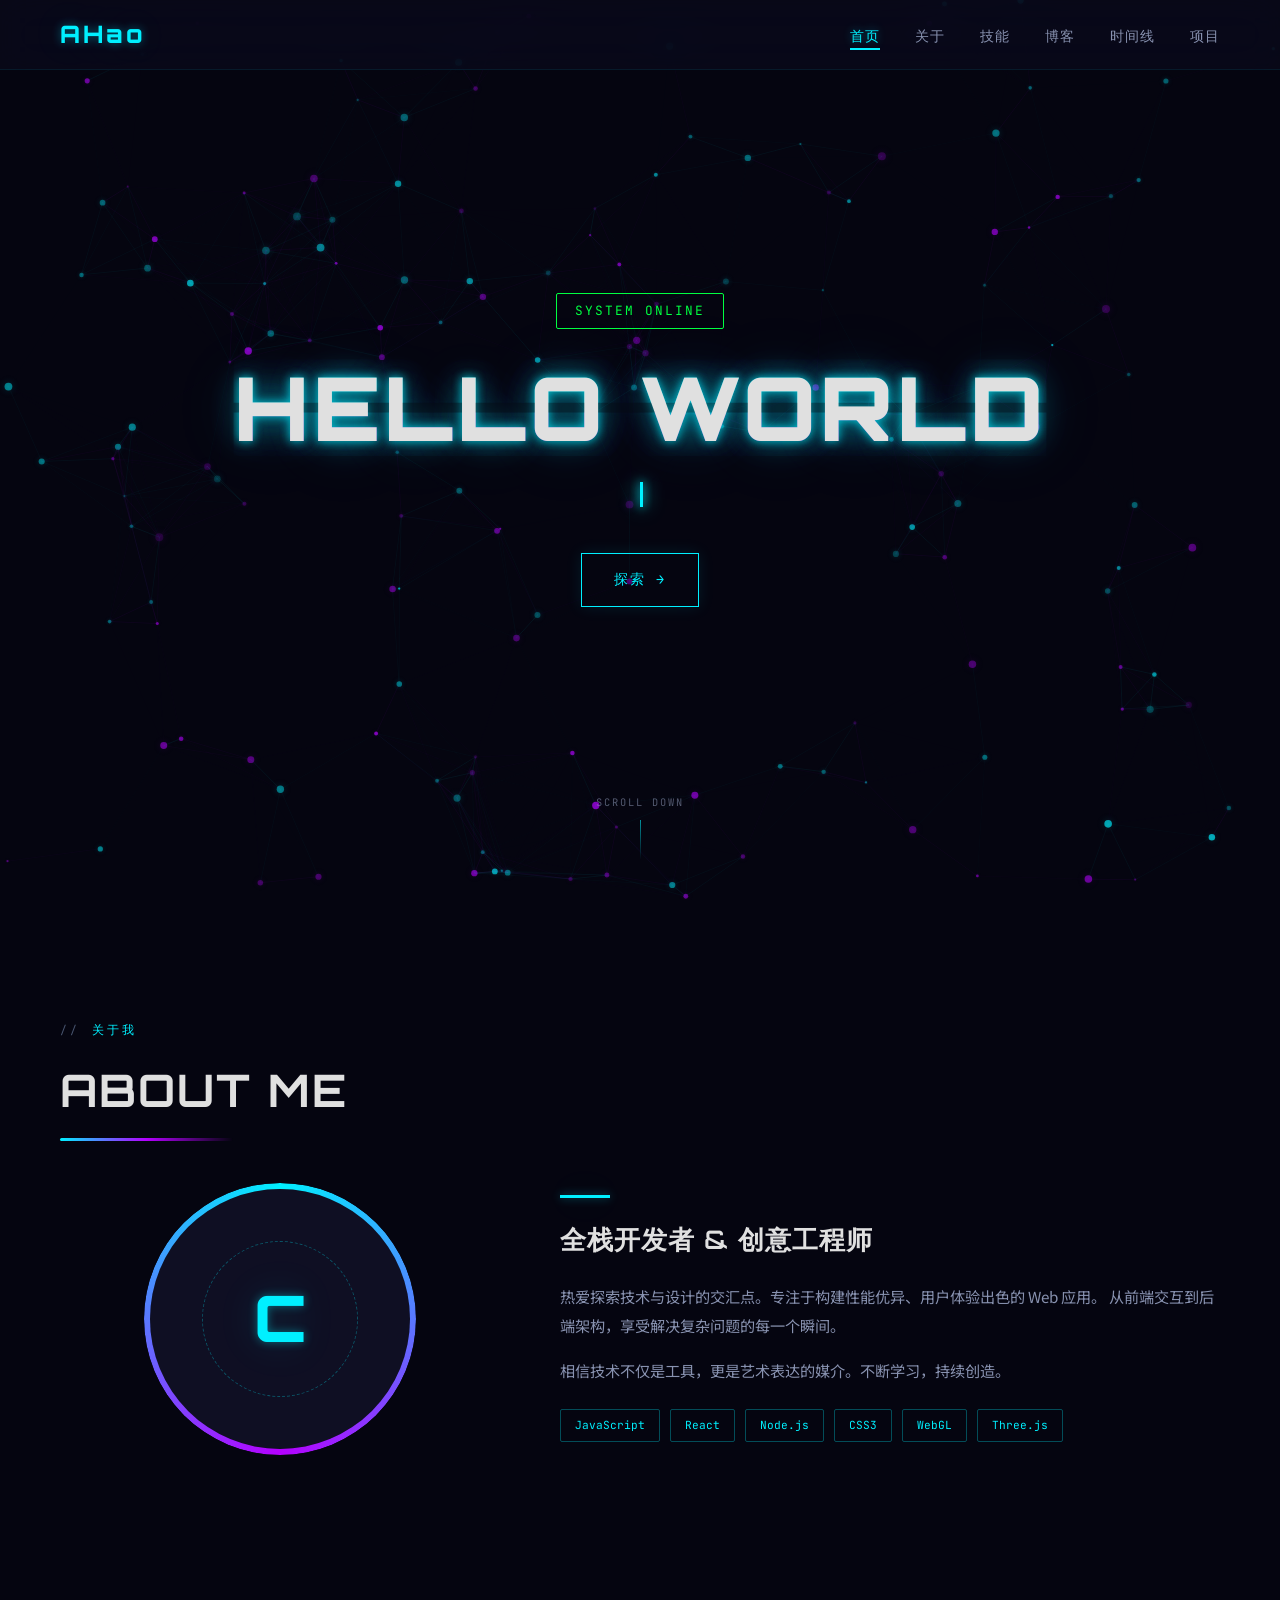
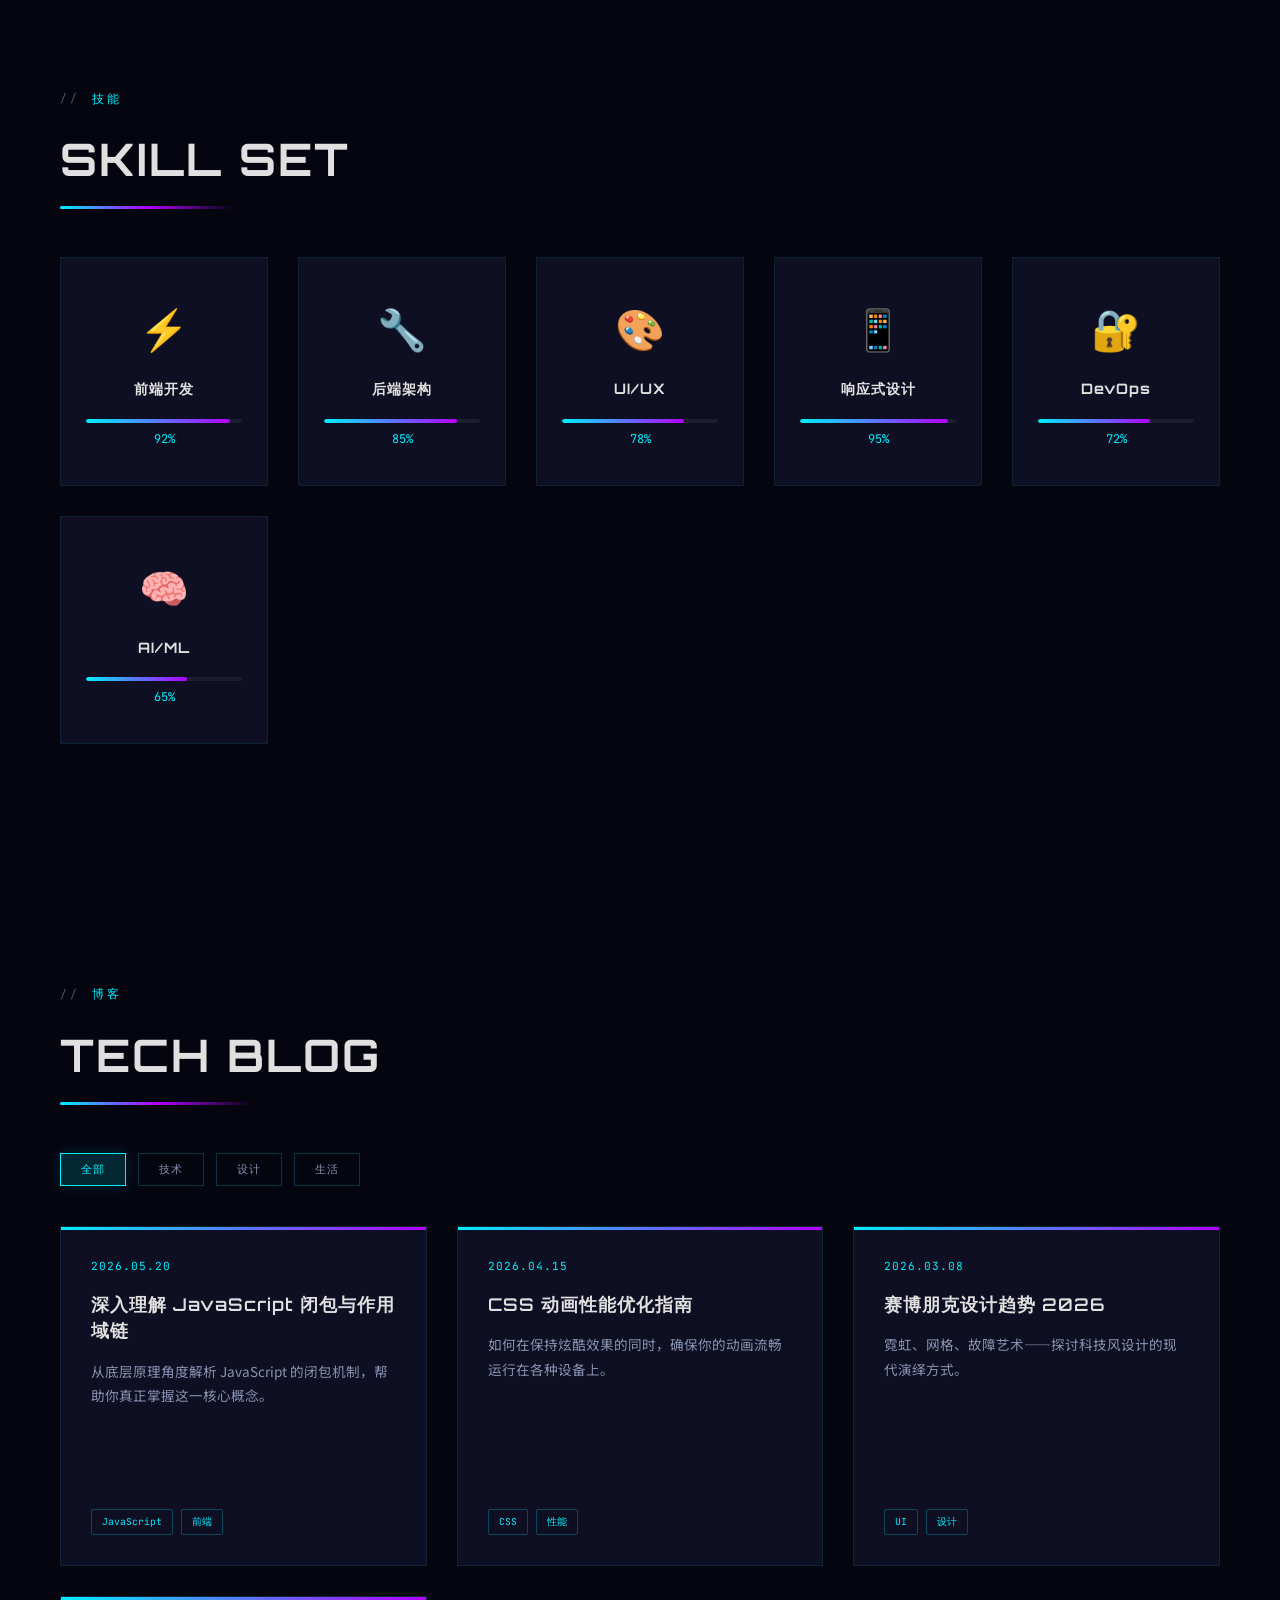
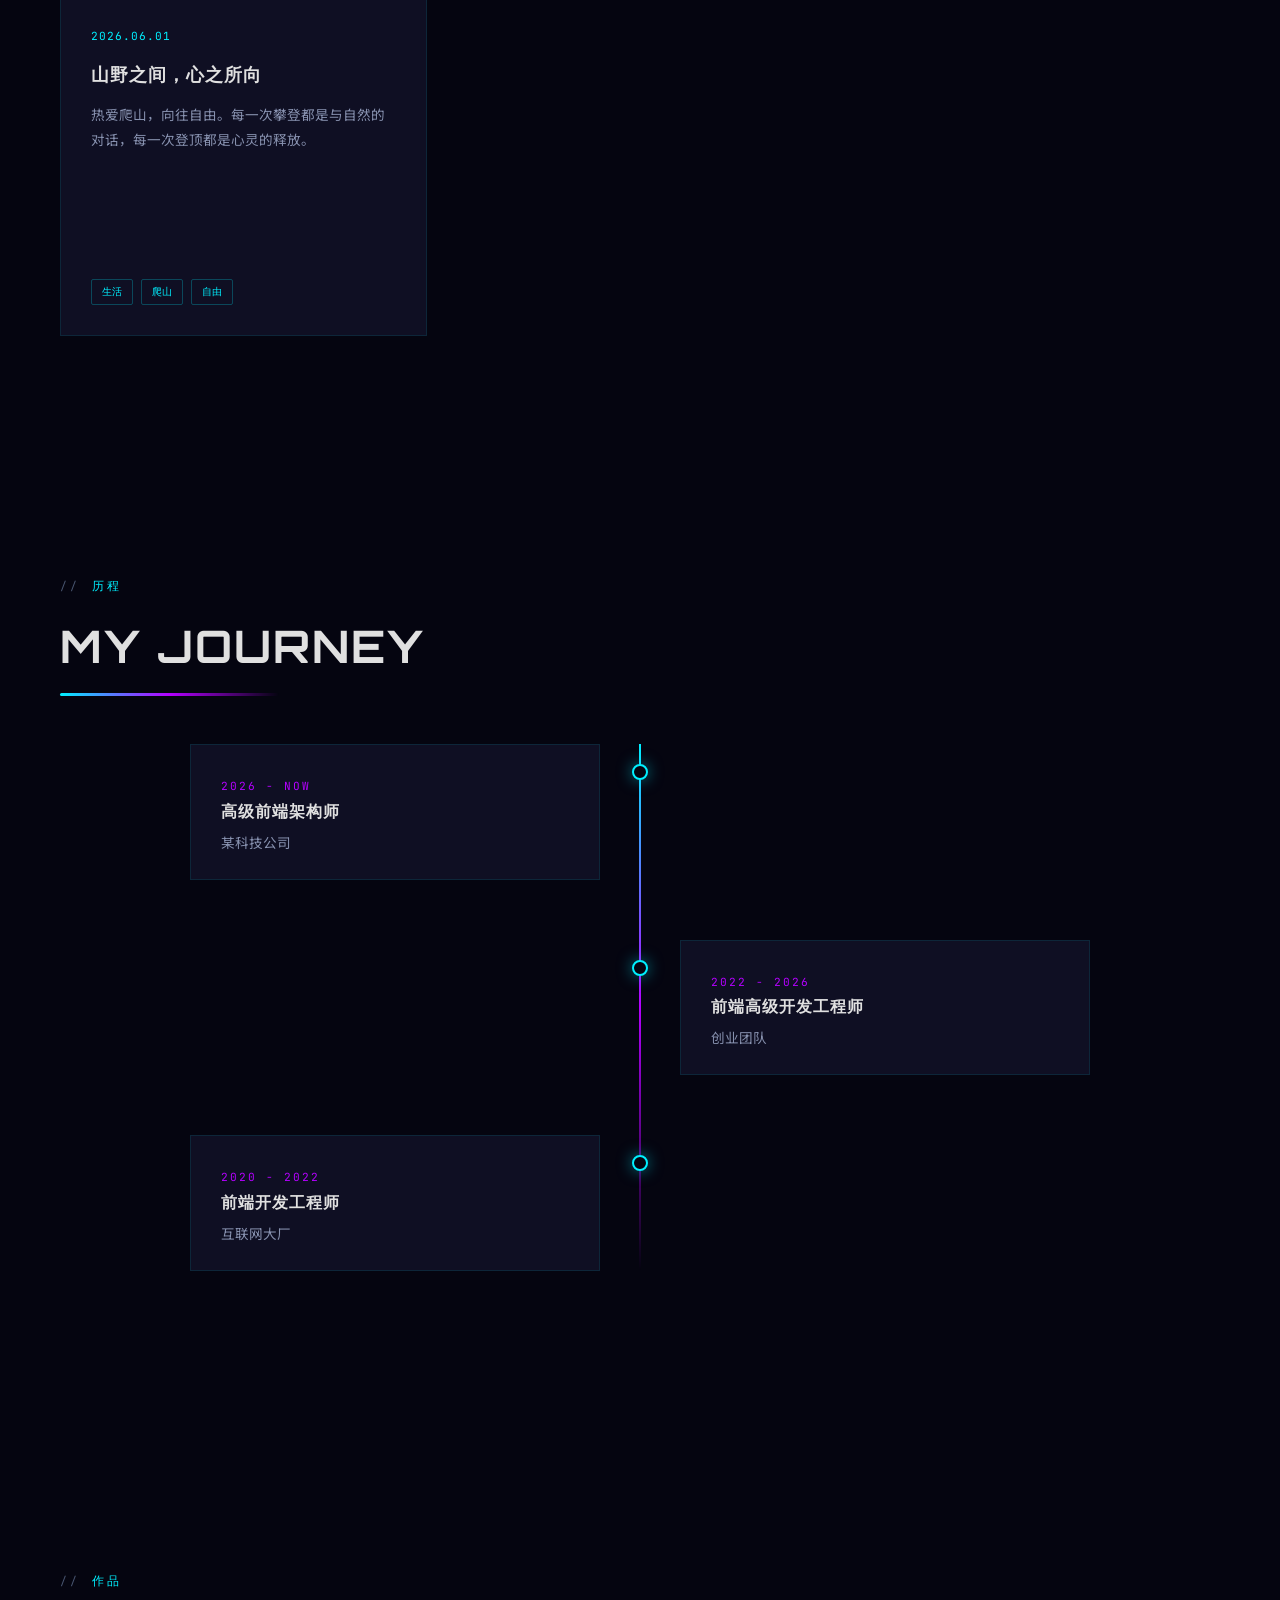
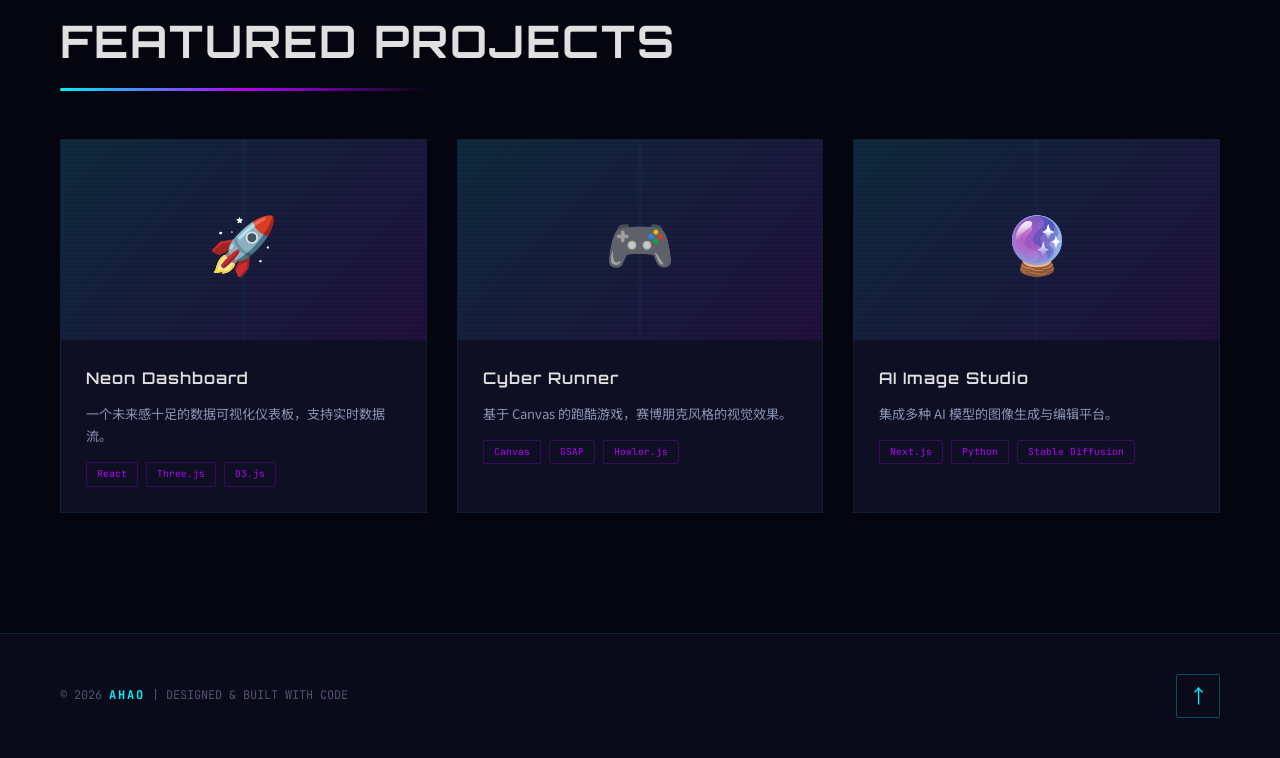
<file: index.html>
<!DOCTYPE html>
<html lang="zh-CN">

<head>
  <meta charset="UTF-8">
  <meta name="viewport" content="width=device-width, initial-scale=1.0">
  <title>AHao — 个人博客</title>
  <link rel="preconnect" href="https://fonts.googleapis.com">
  <link rel="preconnect" href="https://fonts.gstatic.com" crossorigin>
  <link
    href="https://fonts.googleapis.com/css2?family=Orbitron:wght@400;500;600;700;800;900&family=JetBrains+Mono:wght@300;400;500;600;700&family=Noto+Sans+SC:wght@300;400;500;700;900&display=swap"
    rel="stylesheet">
  <link rel="stylesheet" href="./src/styles/index.css">
</head>

<body>
  <canvas id="particle-canvas"></canvas>
  <div class="grid-overlay"></div>
  <div class="floating-orb floating-orb-1"></div>
  <div class="floating-orb floating-orb-2"></div>
  <div class="floating-orb floating-orb-3"></div>

  <nav class="nav">
    <a href="#" class="nav-logo">AHao</a>
    <ul class="nav-links" id="navLinks">
      <li><a href="#home" class="active">首页</a></li>
      <li><a href="#about">关于</a></li>
      <li><a href="#skills">技能</a></li>
      <li><a href="#blog">博客</a></li>
      <li><a href="#timeline">时间线</a></li>
      <li><a href="#projects">项目</a></li>
    </ul>
    <div class="nav-toggle" id="navToggle">
      <span></span><span></span><span></span>
    </div>
  </nav>

  <section class="hero" id="home">
    <div class="hero-content">
      <div class="hero-badge">SYSTEM ONLINE</div>
      <h1 class="hero-title">
        <span class="glitch-text" data-text="HELLO WORLD">HELLO WORLD</span>
      </h1>
      <p class="hero-subtitle" id="typingText"></p>
      <div class="hero-cta">
        <a href="#about" class="btn btn-primary">探索 →</a>
      </div>
    </div>
    <div class="scroll-indicator">
      <span>SCROLL DOWN</span>
      <div class="scroll-line"></div>
    </div>
  </section>

  <section class="section" id="about">
    <div class="container">
      <div class="section-label reveal">关于我</div>
      <h2 class="section-title reveal">ABOUT ME</h2>
      <div class="about-grid">
        <div class="about-avatar-wrapper reveal-left">
          <div class="about-avatar-ring">
            <span class="about-avatar-placeholder">C</span>
            <div class="about-avatar-dots"></div>
          </div>
        </div>
        <div class="about-text reveal-right">
          <div class="highlight-line"></div>
          <h3>全栈开发者 & 创意工程师</h3>
          <p>
            热爱探索技术与设计的交汇点。专注于构建性能优异、用户体验出色的 Web 应用。
            从前端交互到后端架构，享受解决复杂问题的每一个瞬间。
          </p>
          <p>
            相信技术不仅是工具，更是艺术表达的媒介。不断学习，持续创造。
          </p>
          <div class="about-tags">
            <span class="tag">JavaScript</span>
            <span class="tag">React</span>
            <span class="tag">Node.js</span>
            <span class="tag">CSS3</span>
            <span class="tag">WebGL</span>
            <span class="tag">Three.js</span>
          </div>
        </div>
      </div>
    </div>
  </section>

  <section class="section" id="skills">
    <div class="container">
      <div class="section-label reveal">技能</div>
      <h2 class="section-title reveal">SKILL SET</h2>
      <div class="skills-grid">
        <div class="skill-card reveal">
          <span class="skill-icon">⚡</span>
          <h3 class="skill-name">前端开发</h3>
          <div class="skill-bar">
            <div class="skill-bar-fill" data-width="92"></div>
          </div>
          <span class="skill-percent">92%</span>
        </div>
        <div class="skill-card reveal">
          <span class="skill-icon">🔧</span>
          <h3 class="skill-name">后端架构</h3>
          <div class="skill-bar">
            <div class="skill-bar-fill" data-width="85"></div>
          </div>
          <span class="skill-percent">85%</span>
        </div>
        <div class="skill-card reveal">
          <span class="skill-icon">🎨</span>
          <h3 class="skill-name">UI/UX</h3>
          <div class="skill-bar">
            <div class="skill-bar-fill" data-width="78"></div>
          </div>
          <span class="skill-percent">78%</span>
        </div>
        <div class="skill-card reveal">
          <span class="skill-icon">📱</span>
          <h3 class="skill-name">响应式设计</h3>
          <div class="skill-bar">
            <div class="skill-bar-fill" data-width="95"></div>
          </div>
          <span class="skill-percent">95%</span>
        </div>
        <div class="skill-card reveal">
          <span class="skill-icon">🔐</span>
          <h3 class="skill-name">DevOps</h3>
          <div class="skill-bar">
            <div class="skill-bar-fill" data-width="72"></div>
          </div>
          <span class="skill-percent">72%</span>
        </div>
        <div class="skill-card reveal">
          <span class="skill-icon">🧠</span>
          <h3 class="skill-name">AI/ML</h3>
          <div class="skill-bar">
            <div class="skill-bar-fill" data-width="65"></div>
          </div>
          <span class="skill-percent">65%</span>
        </div>
      </div>
    </div>
  </section>

  <section class="section" id="blog">
    <div class="container">
      <div class="section-label reveal">博客</div>
      <h2 class="section-title reveal">TECH BLOG</h2>
      <div class="blog-filters reveal">
        <button class="filter-btn active" data-filter="all">全部</button>
        <button class="filter-btn" data-filter="tech">技术</button>
        <button class="filter-btn" data-filter="design">设计</button>
        <button class="filter-btn" data-filter="life">生活</button>
      </div>
      <div class="blog-grid">
        <div class="blog-card reveal" data-category="tech">
          <div class="blog-card-inner">
            <div class="blog-card-front">
              <span class="blog-date">2026.05.20</span>
              <h3 class="blog-card-title">深入理解 JavaScript 闭包与作用域链</h3>
              <p class="blog-excerpt">从底层原理角度解析 JavaScript 的闭包机制，帮助你真正掌握这一核心概念。</p>
              <div class="blog-tags">
                <span class="blog-tag">JavaScript</span>
                <span class="blog-tag">前端</span>
              </div>
            </div>
            <div class="blog-card-back">
              <h3>阅读全文</h3>
              <p>探索闭包的实际应用场景，包括模块模式、事件处理、数据隐藏等。</p>
              <span class="blog-read-more">CLICK TO READ</span>
            </div>
          </div>
        </div>
        <div class="blog-card reveal" data-category="tech">
          <div class="blog-card-inner">
            <div class="blog-card-front">
              <span class="blog-date">2026.04.15</span>
              <h3 class="blog-card-title">CSS 动画性能优化指南</h3>
              <p class="blog-excerpt">如何在保持炫酷效果的同时，确保你的动画流畅运行在各种设备上。</p>
              <div class="blog-tags">
                <span class="blog-tag">CSS</span>
                <span class="blog-tag">性能</span>
              </div>
            </div>
            <div class="blog-card-back">
              <h3>阅读全文</h3>
              <p>了解 GPU 合成、will-change 属性以及如何测量动画性能。</p>
              <span class="blog-read-more">CLICK TO READ</span>
            </div>
          </div>
        </div>
        <div class="blog-card reveal" data-category="design">
          <div class="blog-card-inner">
            <div class="blog-card-front">
              <span class="blog-date">2026.03.08</span>
              <h3 class="blog-card-title">赛博朋克设计趋势 2026</h3>
              <p class="blog-excerpt">霓虹、网格、故障艺术——探讨科技风设计的现代演绎方式。</p>
              <div class="blog-tags">
                <span class="blog-tag">UI</span>
                <span class="blog-tag">设计</span>
              </div>
            </div>
            <div class="blog-card-back">
              <h3>阅读全文</h3>
              <p>从配色到字体，全方位解析如何构建独特的科技视觉语言。</p>
              <span class="blog-read-more">CLICK TO READ</span>
            </div>
          </div>
        </div>
        <div class="blog-card reveal" data-category="life">
          <div class="blog-card-inner">
            <div class="blog-card-front">
              <span class="blog-date">2026.06.01</span>
              <h3 class="blog-card-title">山野之间，心之所向</h3>
              <p class="blog-excerpt">热爱爬山，向往自由。每一次攀登都是与自然的对话，每一次登顶都是心灵的释放。</p>
              <div class="blog-tags">
                <span class="blog-tag">生活</span>
                <span class="blog-tag">爬山</span>
                <span class="blog-tag">自由</span>
              </div>
            </div>
            <div class="blog-card-back">
              <h3>阅读全文</h3>
              <p>背着行囊，走向山野。在海拔之上，感受风的自由和心的辽阔。</p>
              <span class="blog-read-more">CLICK TO READ</span>
            </div>
          </div>
        </div>
      </div>
    </div>
  </section>

  <section class="section" id="timeline">
    <div class="container">
      <div class="section-label reveal">历程</div>
      <h2 class="section-title reveal">MY JOURNEY</h2>
      <div class="timeline">
        <div class="timeline-item reveal-left">
          <div class="timeline-dot"></div>
          <div class="timeline-content">
            <span class="timeline-date">2026 - NOW</span>
            <h3 class="timeline-role">高级前端架构师</h3>
            <p class="timeline-org">某科技公司</p>
          </div>
        </div>
        <div class="timeline-item reveal-right">
          <div class="timeline-dot"></div>
          <div class="timeline-content">
            <span class="timeline-date">2022 - 2026</span>
            <h3 class="timeline-role">前端高级开发工程师</h3>
            <p class="timeline-org">创业团队</p>
          </div>
        </div>
        <div class="timeline-item reveal-left">
          <div class="timeline-dot"></div>
          <div class="timeline-content">
            <span class="timeline-date">2020 - 2022</span>
            <h3 class="timeline-role">前端开发工程师</h3>
            <p class="timeline-org">互联网大厂</p>
          </div>
        </div>
      </div>
    </div>
  </section>

  <section class="section" id="projects">
    <div class="container">
      <div class="section-label reveal">作品</div>
      <h2 class="section-title reveal">FEATURED PROJECTS</h2>
      <div class="projects-grid">
        <div class="project-card reveal">
          <div class="corner-accent corner-tl"></div>
          <div class="corner-accent corner-tr"></div>
          <div class="corner-accent corner-bl"></div>
          <div class="corner-accent corner-br"></div>
          <div class="project-img">
            <span class="project-img-icon">🚀</span>
          </div>
          <div class="project-info">
            <h3>Neon Dashboard</h3>
            <p>一个未来感十足的数据可视化仪表板，支持实时数据流。</p>
            <div class="project-tech">
              <span>React</span>
              <span>Three.js</span>
              <span>D3.js</span>
            </div>
          </div>
        </div>
        <div class="project-card reveal">
          <div class="corner-accent corner-tl"></div>
          <div class="corner-accent corner-tr"></div>
          <div class="corner-accent corner-bl"></div>
          <div class="corner-accent corner-br"></div>
          <div class="project-img">
            <span class="project-img-icon">🎮</span>
          </div>
          <div class="project-info">
            <h3>Cyber Runner</h3>
            <p>基于 Canvas 的跑酷游戏，赛博朋克风格的视觉效果。</p>
            <div class="project-tech">
              <span>Canvas</span>
              <span>GSAP</span>
              <span>Howler.js</span>
            </div>
          </div>
        </div>
        <div class="project-card reveal">
          <div class="corner-accent corner-tl"></div>
          <div class="corner-accent corner-tr"></div>
          <div class="corner-accent corner-bl"></div>
          <div class="corner-accent corner-br"></div>
          <div class="project-img">
            <span class="project-img-icon">🔮</span>
          </div>
          <div class="project-info">
            <h3>AI Image Studio</h3>
            <p>集成多种 AI 模型的图像生成与编辑平台。</p>
            <div class="project-tech">
              <span>Next.js</span>
              <span>Python</span>
              <span>Stable Diffusion</span>
            </div>
          </div>
        </div>
      </div>
    </div>
  </section>

  <footer class="footer">
    <div class="footer-content">
      <p class="footer-copy">© 2026 <span>AHAO</span> | DESIGNED & BUILT WITH CODE</p>
      <div class="back-to-top" id="backToTop" title="回到顶部">↑</div>
    </div>
  </footer>
  <script src="./src/scripts/index.js"></script>

</body>

</html>
</file>
<file: src/styles/index.css>
:root {
  --bg-primary: #050510;
  --bg-secondary: #0a0a1a;
  --bg-card: #0f0f23;
  --color-cyan: #00f0ff;
  --color-cyan-dim: rgba(0, 240, 255, 0.15);
  --color-purple: #b400ff;
  --color-purple-dim: rgba(180, 0, 255, 0.15);
  --color-green: #00ff41;
  --color-green-dim: rgba(0, 255, 65, 0.12);
  --color-white: #e0e0e0;
  --color-gray: #8892b0;
  --color-dark-gray: #495670;
  --font-display: 'Orbitron', sans-serif;
  --font-mono: 'JetBrains Mono', monospace;
  --font-body: 'Noto Sans SC', sans-serif;
  --nav-height: 70px;
  --glow-cyan: 0 0 10px rgba(0, 240, 255, 0.4), 0 0 40px rgba(0, 240, 255, 0.15);
  --glow-purple: 0 0 10px rgba(180, 0, 255, 0.4), 0 0 40px rgba(180, 0, 255, 0.15);
}

* {
  margin: 0;
  padding: 0;
  box-sizing: border-box;
}

html {
  scroll-behavior: smooth;
  scrollbar-width: thin;
  scrollbar-color: var(--color-cyan) var(--bg-primary);
}

body {
  background: var(--bg-primary);
  color: var(--color-white);
  font-family: var(--font-body);
  line-height: 1.7;
  overflow-x: hidden;
  cursor: default;
}

::-webkit-scrollbar {
  width: 6px;
}

::-webkit-scrollbar-track {
  background: var(--bg-primary);
}

::-webkit-scrollbar-thumb {
  background: var(--color-cyan);
  border-radius: 3px;
}

::-webkit-scrollbar-thumb:hover {
  background: var(--color-purple);
}

::selection {
  background: var(--color-cyan-dim);
  color: var(--color-cyan);
}

#particle-canvas {
  position: fixed;
  top: 0;
  left: 0;
  width: 100%;
  height: 100%;
  z-index: 0;
  pointer-events: none;
}

/* ===== NAVIGATION ===== */
.nav {
  position: fixed;
  top: 0;
  left: 0;
  right: 0;
  height: var(--nav-height);
  z-index: 1000;
  display: flex;
  align-items: center;
  justify-content: space-between;
  padding: 0 60px;
  background: rgba(10, 10, 26, 0.75);
  backdrop-filter: blur(20px) saturate(180%);
  -webkit-backdrop-filter: blur(20px) saturate(180%);
  border-bottom: 1px solid rgba(0, 240, 255, 0.08);
  transition: all 0.3s ease;
}

.nav.scrolled {
  background: rgba(10, 10, 26, 0.92);
  box-shadow: 0 4px 30px rgba(0, 0, 0, 0.5);
}

.nav-logo {
  font-family: var(--font-display);
  font-size: 1.5rem;
  font-weight: 800;
  color: var(--color-cyan);
  text-shadow: var(--glow-cyan);
  letter-spacing: 3px;
  text-decoration: none;
  position: relative;
}

.nav-logo::after {
  content: '';
  position: absolute;
  bottom: -2px;
  left: 0;
  right: 0;
  height: 2px;
  background: linear-gradient(90deg, var(--color-cyan), var(--color-purple));
  transform: scaleX(0);
  transition: transform 0.3s ease;
  transform-origin: left;
}

.nav-logo:hover::after {
  transform: scaleX(1);
}

.nav-links {
  display: flex;
  list-style: none;
  gap: 35px;
}

.nav-links a {
  font-family: var(--font-mono);
  font-size: 0.85rem;
  color: var(--color-gray);
  text-decoration: none;
  position: relative;
  padding: 5px 0;
  transition: color 0.3s ease;
  letter-spacing: 1px;
}

.nav-links a::before {
  content: '';
  position: absolute;
  bottom: 0;
  left: 0;
  right: 0;
  height: 2px;
  background: var(--color-cyan);
  transform: scaleX(0);
  transition: transform 0.3s cubic-bezier(0.175, 0.885, 0.32, 1.275);
}

.nav-links a:hover,
.nav-links a.active {
  color: var(--color-cyan);
  text-shadow: var(--glow-cyan);
}

.nav-links a:hover::before,
.nav-links a.active::before {
  transform: scaleX(1);
}

.nav-toggle {
  display: none;
  flex-direction: column;
  gap: 5px;
  cursor: pointer;
  z-index: 1001;
}

.nav-toggle span {
  width: 28px;
  height: 2px;
  background: var(--color-cyan);
  transition: all 0.3s ease;
  box-shadow: 0 0 6px rgba(0, 240, 255, 0.5);
}

.nav-toggle.active span:nth-child(1) {
  transform: rotate(45deg) translate(5px, 5px);
}

.nav-toggle.active span:nth-child(2) {
  opacity: 0;
}

.nav-toggle.active span:nth-child(3) {
  transform: rotate(-45deg) translate(5px, -5px);
}

/* ===== HERO ===== */
.hero {
  position: relative;
  z-index: 1;
  min-height: 100vh;
  display: flex;
  align-items: center;
  justify-content: center;
  text-align: center;
  padding: 0 40px;
}

.hero-content {
  position: relative;
  z-index: 2;
}

.hero-badge {
  display: inline-block;
  font-family: var(--font-mono);
  font-size: 0.8rem;
  color: var(--color-green);
  border: 1px solid var(--color-green);
  padding: 6px 18px;
  border-radius: 2px;
  margin-bottom: 30px;
  letter-spacing: 2px;
  animation: badgePulse 2s ease-in-out infinite;
}

@keyframes badgePulse {

  0%,
  100% {
    box-shadow: 0 0 5px rgba(0, 255, 65, 0.2);
  }

  50% {
    box-shadow: 0 0 20px rgba(0, 255, 65, 0.5);
  }
}

.hero-title {
  font-family: var(--font-display);
  font-size: clamp(2.8rem, 7vw, 5.5rem);
  font-weight: 900;
  line-height: 1.1;
  letter-spacing: 4px;
  margin-bottom: 20px;
  position: relative;
}

.hero-title .glitch-text {
  display: block;
  position: relative;
  color: var(--color-white);
  text-shadow:
    0 0 10px rgba(0, 240, 255, 0.5),
    0 0 30px rgba(0, 240, 255, 0.3),
    0 0 60px rgba(0, 240, 255, 0.15),
    0 0 100px rgba(180, 0, 255, 0.1);
}

.hero-title .glitch-text::before,
.hero-title .glitch-text::after {
  content: attr(data-text);
  position: absolute;
  top: 0;
  left: 0;
  width: 100%;
  height: 100%;
  opacity: 0.8;
}

.hero-title .glitch-text::before {
  color: var(--color-cyan);
  z-index: -1;
  animation: glitchAnim1 2.5s infinite;
  clip-path: polygon(0 0, 100% 0, 100% 45%, 0 45%);
}

.hero-title .glitch-text::after {
  color: var(--color-purple);
  z-index: -2;
  animation: glitchAnim2 2.5s infinite;
  clip-path: polygon(0 55%, 100% 55%, 100% 100%, 0 100%);
}

@keyframes glitchAnim1 {

  0%,
  100% {
    transform: translate(0);
  }

  20% {
    transform: translate(-3px, 2px);
  }

  40% {
    transform: translate(3px, -1px);
  }

  60% {
    transform: translate(-1px, 1px);
  }

  80% {
    transform: translate(2px, -2px);
  }
}

@keyframes glitchAnim2 {

  0%,
  100% {
    transform: translate(0);
  }

  20% {
    transform: translate(3px, -1px);
  }

  40% {
    transform: translate(-2px, 2px);
  }

  60% {
    transform: translate(1px, -2px);
  }

  80% {
    transform: translate(-3px, 1px);
  }
}

.hero-subtitle {
  font-family: var(--font-mono);
  font-size: clamp(1rem, 2vw, 1.3rem);
  color: var(--color-gray);
  margin-bottom: 40px;
  min-height: 1.8em;
}

.typing-cursor {
  display: inline-block;
  width: 3px;
  height: 1.2em;
  background: var(--color-cyan);
  margin-left: 2px;
  vertical-align: text-bottom;
  animation: cursorBlink 0.8s infinite;
  box-shadow: 0 0 10px var(--color-cyan), 0 0 20px var(--color-cyan);
}

.glitch-char {
  color: var(--color-purple);
  text-shadow:
    0 0 5px var(--color-purple),
    0 0 10px var(--color-purple),
    2px 0 var(--color-cyan),
    -2px 0 var(--color-pink);
  animation: glitchChar 0.1s infinite;
}

@keyframes glitchChar {

  0%,
  100% {
    transform: translate(0);
    opacity: 1;
  }

  25% {
    transform: translate(-1px, 1px);
    opacity: 0.8;
  }

  50% {
    transform: translate(1px, -1px);
    opacity: 0.9;
  }

  75% {
    transform: translate(-1px, -1px);
    opacity: 0.85;
  }
}

@keyframes cursorBlink {

  0%,
  100% {
    opacity: 1;
  }

  50% {
    opacity: 0;
  }
}

.hero-cta {
  display: flex;
  gap: 20px;
  justify-content: center;
  flex-wrap: wrap;
}

.btn {
  font-family: var(--font-mono);
  font-size: 0.85rem;
  padding: 14px 32px;
  border: 1px solid transparent;
  cursor: pointer;
  letter-spacing: 2px;
  text-decoration: none;
  position: relative;
  transition: all 0.35s ease;
  display: inline-flex;
  align-items: center;
  gap: 10px;
}

.btn-primary {
  background: transparent;
  border-color: var(--color-cyan);
  color: var(--color-cyan);
  box-shadow: 0 0 15px rgba(0, 240, 255, 0.1);
}

.btn-primary:hover {
  background: var(--color-cyan-dim);
  box-shadow: var(--glow-cyan);
  transform: translateY(-2px);
}

.btn-secondary {
  background: transparent;
  border-color: var(--color-purple);
  color: var(--color-purple);
  box-shadow: 0 0 15px rgba(180, 0, 255, 0.1);
}

.btn-secondary:hover {
  background: var(--color-purple-dim);
  box-shadow: var(--glow-purple);
  transform: translateY(-2px);
}

.scroll-indicator {
  position: absolute;
  bottom: 40px;
  left: 50%;
  transform: translateX(-50%);
  display: flex;
  flex-direction: column;
  align-items: center;
  gap: 8px;
  opacity: 0.6;
}

.scroll-indicator span {
  font-family: var(--font-mono);
  font-size: 0.65rem;
  color: var(--color-gray);
  letter-spacing: 2px;
}

.scroll-line {
  width: 1px;
  height: 40px;
  background: linear-gradient(to bottom, var(--color-cyan), transparent);
  animation: scrollLine 2s ease-in-out infinite;
}

@keyframes scrollLine {

  0%,
  100% {
    transform: scaleY(0.3);
    opacity: 0.3;
  }

  50% {
    transform: scaleY(1);
    opacity: 1;
  }
}

/* ===== SECTION COMMONS ===== */
.section {
  position: relative;
  z-index: 1;
  padding: 120px 60px;
}

.section-label {
  font-family: var(--font-mono);
  font-size: 0.75rem;
  color: var(--color-cyan);
  letter-spacing: 3px;
  margin-bottom: 12px;
  display: flex;
  align-items: center;
  gap: 12px;
}

.section-label::before {
  content: '//';
  color: var(--color-dark-gray);
  font-size: 0.7rem;
}

.section-title {
  font-family: var(--font-display);
  font-size: clamp(1.8rem, 3.5vw, 2.8rem);
  font-weight: 700;
  letter-spacing: 2px;
  margin-bottom: 60px;
  position: relative;
  display: inline-block;
}

.section-title::after {
  content: '';
  position: absolute;
  bottom: -12px;
  left: 0;
  width: 60%;
  height: 3px;
  background: linear-gradient(90deg, var(--color-cyan), var(--color-purple), transparent);
  border-radius: 2px;
}

.container {
  max-width: 1200px;
  margin: 0 auto;
}

/* Reveal animation */
.reveal {
  opacity: 0;
  transform: translateY(30px);
  transition: opacity 0.8s ease, transform 0.8s ease;
}

.reveal.visible {
  opacity: 1;
  transform: translateY(0);
}

.reveal-left {
  opacity: 0;
  transform: translateX(-40px);
  transition: opacity 0.8s ease, transform 0.8s ease;
}

.reveal-left.visible {
  opacity: 1;
  transform: translateX(0);
}

.reveal-right {
  opacity: 0;
  transform: translateX(40px);
  transition: opacity 0.8s ease, transform 0.8s ease;
}

.reveal-right.visible {
  opacity: 1;
  transform: translateX(0);
}

/* ===== ABOUT ===== */
.about-grid {
  display: grid;
  grid-template-columns: 1fr 1.5fr;
  gap: 60px;
  align-items: center;
}

.about-avatar-wrapper {
  display: flex;
  justify-content: center;
  position: relative;
}

.about-avatar-ring {
  width: 260px;
  height: 260px;
  border-radius: 50%;
  position: relative;
  display: flex;
  align-items: center;
  justify-content: center;
  background: var(--bg-card);
}

.about-avatar-ring::before {
  content: '';
  position: absolute;
  inset: -6px;
  border-radius: 50%;
  padding: 6px;
  background: conic-gradient(from 0deg, var(--color-cyan), var(--color-purple), var(--color-cyan));
  -webkit-mask: linear-gradient(#fff 0 0) content-box, linear-gradient(#fff 0 0);
  mask: linear-gradient(#fff 0 0) content-box, linear-gradient(#fff 0 0);
  -webkit-mask-composite: xor;
  mask-composite: exclude;
  animation: ringRotate 4s linear infinite;
}

@keyframes ringRotate {
  0% {
    transform: rotate(0deg);
  }

  100% {
    transform: rotate(360deg);
  }
}

.about-avatar-placeholder {
  font-family: var(--font-display);
  font-size: 4rem;
  font-weight: 900;
  color: var(--color-cyan);
  text-shadow: var(--glow-cyan);
}

.about-avatar-dots {
  position: absolute;
  width: 100%;
  height: 100%;
  border-radius: 50%;
  overflow: hidden;
}

.about-avatar-dots::before {
  content: '';
  position: absolute;
  inset: 20%;
  border-radius: 50%;
  border: 1px dashed rgba(0, 240, 255, 0.3);
  animation: ringRotate 8s linear infinite reverse;
}

.about-text h3 {
  font-family: var(--font-display);
  font-size: 1.6rem;
  font-weight: 600;
  margin-bottom: 20px;
  color: var(--color-white);
  letter-spacing: 1px;
}

.about-text .highlight-line {
  width: 50px;
  height: 3px;
  background: var(--color-cyan);
  margin-bottom: 20px;
  box-shadow: var(--glow-cyan);
}

.about-text p {
  color: var(--color-gray);
  font-size: 0.95rem;
  margin-bottom: 16px;
  line-height: 1.9;
}

.about-tags {
  display: flex;
  flex-wrap: wrap;
  gap: 10px;
  margin-top: 24px;
}

.tag {
  font-family: var(--font-mono);
  font-size: 0.7rem;
  padding: 6px 14px;
  border: 1px solid rgba(0, 240, 255, 0.3);
  color: var(--color-cyan);
  border-radius: 2px;
  transition: all 0.3s ease;
  cursor: default;
}

.tag:hover {
  background: var(--color-cyan-dim);
  box-shadow: 0 0 15px rgba(0, 240, 255, 0.25);
  transform: translateY(-2px);
}

/* ===== SKILLS ===== */
.skills-grid {
  display: grid;
  grid-template-columns: repeat(auto-fit, minmax(200px, 1fr));
  gap: 30px;
}

.skill-card {
  background: var(--bg-card);
  border: 1px solid rgba(0, 240, 255, 0.08);
  padding: 35px 25px;
  text-align: center;
  position: relative;
  overflow: hidden;
  transition: all 0.4s ease;
}

.skill-card::before {
  content: '';
  position: absolute;
  top: 0;
  left: 0;
  right: 0;
  height: 2px;
  background: linear-gradient(90deg, transparent, var(--color-cyan), var(--color-purple), transparent);
  transform: scaleX(0);
  transition: transform 0.5s ease;
}

.skill-card:hover::before {
  transform: scaleX(1);
}

.skill-card:hover {
  border-color: rgba(0, 240, 255, 0.3);
  transform: translateY(-6px);
  box-shadow: 0 20px 40px rgba(0, 0, 0, 0.4);
}

.skill-icon {
  font-size: 2.5rem;
  margin-bottom: 15px;
  display: block;
}

.skill-name {
  font-family: var(--font-display);
  font-size: 0.9rem;
  letter-spacing: 1px;
  margin-bottom: 18px;
  color: var(--color-white);
}

.skill-bar {
  height: 4px;
  background: rgba(255, 255, 255, 0.06);
  border-radius: 2px;
  overflow: hidden;
}

.skill-bar-fill {
  height: 100%;
  background: linear-gradient(90deg, var(--color-cyan), var(--color-purple));
  border-radius: 2px;
  width: 0;
  transition: width 1.5s cubic-bezier(0.25, 0.46, 0.45, 0.94);
}

.skill-percent {
  font-family: var(--font-mono);
  font-size: 0.75rem;
  color: var(--color-cyan);
  margin-top: 10px;
}

/* ===== BLOG ===== */
.blog-filters {
  display: flex;
  gap: 12px;
  margin-bottom: 40px;
  flex-wrap: wrap;
}

.filter-btn {
  font-family: var(--font-mono);
  font-size: 0.7rem;
  padding: 8px 20px;
  background: transparent;
  border: 1px solid rgba(0, 240, 255, 0.2);
  color: var(--color-gray);
  cursor: pointer;
  letter-spacing: 1px;
  transition: all 0.3s ease;
}

.filter-btn:hover,
.filter-btn.active {
  border-color: var(--color-cyan);
  color: var(--color-cyan);
  background: var(--color-cyan-dim);
  box-shadow: 0 0 15px rgba(0, 240, 255, 0.15);
}

.blog-grid {
  display: grid;
  grid-template-columns: repeat(auto-fill, minmax(340px, 1fr));
  gap: 30px;
  perspective: 2000px;
}

.blog-card {
  height: 340px;
  position: relative;
}

.blog-card-inner {
  width: 100%;
  height: 100%;
  position: relative;
  transition: transform 0.8s cubic-bezier(0.175, 0.885, 0.32, 1.275);
  transform-style: preserve-3d;
}

.blog-card:hover .blog-card-inner {
  transform: rotateY(180deg);
}

.blog-card-front,
.blog-card-back {
  position: absolute;
  inset: 0;
  backface-visibility: hidden;
  background: var(--bg-card);
  border: 1px solid rgba(0, 240, 255, 0.1);
  padding: 30px;
  display: flex;
  flex-direction: column;
}

.blog-card-front {
  overflow: hidden;
}

.blog-card-front::before {
  content: '';
  position: absolute;
  top: 0;
  left: 0;
  right: 0;
  height: 3px;
  background: linear-gradient(90deg, var(--color-cyan), var(--color-purple));
}

.blog-card-back {
  transform: rotateY(180deg);
  justify-content: center;
  align-items: center;
  text-align: center;
  border-color: rgba(180, 0, 255, 0.2);
}

.blog-card-back::before {
  content: '';
  position: absolute;
  top: 0;
  left: 0;
  right: 0;
  height: 3px;
  background: linear-gradient(90deg, var(--color-purple), var(--color-cyan));
}

.blog-date {
  font-family: var(--font-mono);
  font-size: 0.7rem;
  color: var(--color-cyan);
  letter-spacing: 1px;
  margin-bottom: 15px;
}

.blog-card-title {
  font-family: var(--font-display);
  font-size: 1.1rem;
  font-weight: 600;
  letter-spacing: 1px;
  margin-bottom: 15px;
  line-height: 1.5;
  color: var(--color-white);
}

.blog-excerpt {
  color: var(--color-gray);
  font-size: 0.85rem;
  flex: 1;
  line-height: 1.8;
}

.blog-tags {
  display: flex;
  gap: 8px;
  flex-wrap: wrap;
  margin-top: 15px;
}

.blog-tag {
  font-family: var(--font-mono);
  font-size: 0.6rem;
  padding: 4px 10px;
  border: 1px solid rgba(0, 240, 255, 0.25);
  color: var(--color-cyan);
  border-radius: 2px;
}

.blog-card-back h3 {
  font-family: var(--font-display);
  font-size: 1rem;
  letter-spacing: 1px;
  margin-bottom: 15px;
  color: var(--color-purple);
}

.blog-card-back p {
  color: var(--color-gray);
  font-size: 0.8rem;
  line-height: 1.7;
}

.blog-read-more {
  font-family: var(--font-mono);
  font-size: 0.7rem;
  color: var(--color-cyan);
  letter-spacing: 2px;
  margin-top: 20px;
  cursor: pointer;
  transition: all 0.3s ease;
}

.blog-read-more:hover {
  text-shadow: var(--glow-cyan);
  letter-spacing: 4px;
}

/* ===== TIMELINE ===== */
.timeline {
  position: relative;
  max-width: 900px;
  margin: 0 auto;
}

.timeline::before {
  content: '';
  position: absolute;
  left: 50%;
  top: 0;
  bottom: 0;
  width: 2px;
  background: linear-gradient(to bottom, var(--color-cyan), var(--color-purple), transparent);
  transform: translateX(-50%);
}

.timeline-item {
  position: relative;
  margin-bottom: 60px;
  width: 100%;
  display: flex;
}

.timeline-item:nth-child(odd) {
  justify-content: flex-start;
  padding-right: calc(50% + 40px);
}

.timeline-item:nth-child(even) {
  justify-content: flex-end;
  padding-left: calc(50% + 40px);
}

.timeline-dot {
  position: absolute;
  left: 50%;
  top: 20px;
  width: 16px;
  height: 16px;
  background: var(--bg-primary);
  border: 2px solid var(--color-cyan);
  border-radius: 50%;
  transform: translate(-50%, 0);
  z-index: 2;
  box-shadow: 0 0 15px rgba(0, 240, 255, 0.5);
  transition: all 0.3s ease;
}

.timeline-item:hover .timeline-dot {
  box-shadow: 0 0 25px rgba(0, 240, 255, 0.8);
  background: var(--color-cyan);
}

.timeline-content {
  background: var(--bg-card);
  border: 1px solid rgba(0, 240, 255, 0.1);
  padding: 25px 30px;
  position: relative;
  transition: all 0.3s ease;
  width: 100%;
}

.timeline-content:hover {
  border-color: rgba(0, 240, 255, 0.3);
  box-shadow: 0 10px 30px rgba(0, 0, 0, 0.3);
}

.timeline-date {
  font-family: var(--font-mono);
  font-size: 0.7rem;
  color: var(--color-purple);
  letter-spacing: 2px;
  margin-bottom: 8px;
}

.timeline-role {
  font-family: var(--font-display);
  font-size: 1rem;
  font-weight: 600;
  letter-spacing: 1px;
  margin-bottom: 6px;
}

.timeline-org {
  font-size: 0.85rem;
  color: var(--color-gray);
}

/* ===== PROJECTS ===== */
.projects-grid {
  display: grid;
  grid-template-columns: repeat(auto-fill, minmax(350px, 1fr));
  gap: 30px;
}

.project-card {
  background: var(--bg-card);
  border: 1px solid rgba(0, 240, 255, 0.08);
  overflow: hidden;
  position: relative;
  transition: all 0.4s ease;
  cursor: pointer;
}

.project-card:hover {
  border-color: rgba(0, 240, 255, 0.3);
  transform: translateY(-8px);
  box-shadow: 0 15px 40px rgba(0, 0, 0, 0.5);
}

.project-card::before {
  content: '';
  position: absolute;
  inset: 0;
  opacity: 0;
  background: radial-gradient(circle at var(--mouse-x, 50%) var(--mouse-y, 50%), rgba(0, 240, 255, 0.06), transparent 70%);
  transition: opacity 0.4s ease;
  z-index: 1;
  pointer-events: none;
}

.project-card:hover::before {
  opacity: 1;
}

.project-img {
  height: 200px;
  background: linear-gradient(135deg, rgba(0, 240, 255, 0.1), rgba(180, 0, 255, 0.1));
  display: flex;
  align-items: center;
  justify-content: center;
  position: relative;
  overflow: hidden;
}

.project-img::after {
  content: '';
  position: absolute;
  inset: 0;
  background:
    linear-gradient(90deg, transparent 49%, rgba(0, 240, 255, 0.03) 50%, transparent 51%),
    repeating-linear-gradient(0deg, transparent, transparent 2px, rgba(0, 240, 255, 0.02) 2px, rgba(0, 240, 255, 0.02) 4px);
}

.project-img-icon {
  font-size: 3.5rem;
  position: relative;
  z-index: 1;
}

.project-info {
  padding: 25px;
  position: relative;
  z-index: 2;
}

.project-info h3 {
  font-family: var(--font-display);
  font-size: 1rem;
  font-weight: 600;
  letter-spacing: 1px;
  margin-bottom: 10px;
}

.project-info p {
  color: var(--color-gray);
  font-size: 0.82rem;
  line-height: 1.7;
  margin-bottom: 15px;
}

.project-tech {
  display: flex;
  gap: 8px;
  flex-wrap: wrap;
}

.project-tech span {
  font-family: var(--font-mono);
  font-size: 0.6rem;
  padding: 3px 10px;
  border: 1px solid rgba(180, 0, 255, 0.25);
  color: var(--color-purple);
  border-radius: 2px;
}

/* Corner accents */
.project-card .corner-accent {
  position: absolute;
  width: 20px;
  height: 20px;
  border-color: var(--color-cyan);
  border-style: solid;
  z-index: 3;
  opacity: 0;
  transition: opacity 0.4s ease;
}

.project-card:hover .corner-accent {
  opacity: 1;
}

.corner-tl {
  top: 10px;
  left: 10px;
  border-width: 2px 0 0 2px;
}

.corner-tr {
  top: 10px;
  right: 10px;
  border-width: 2px 2px 0 0;
}

.corner-bl {
  bottom: 10px;
  left: 10px;
  border-width: 0 0 2px 2px;
}

.corner-br {
  bottom: 10px;
  right: 10px;
  border-width: 0 2px 2px 0;
}

/* ===== FOOTER ===== */
.footer {
  position: relative;
  z-index: 1;
  padding: 40px 60px;
  border-top: 1px solid rgba(0, 240, 255, 0.1);
  background: var(--bg-secondary);
}

.footer-content {
  max-width: 1200px;
  margin: 0 auto;
  display: flex;
  justify-content: space-between;
  align-items: center;
  flex-wrap: wrap;
  gap: 20px;
}

.footer-copy {
  font-family: var(--font-mono);
  font-size: 0.75rem;
  color: var(--color-dark-gray);
}

.footer-copy span {
  color: var(--color-cyan);
  font-weight: 700;
  letter-spacing: 2px;
}

.back-to-top {
  width: 44px;
  height: 44px;
  border: 1px solid rgba(0, 240, 255, 0.3);
  display: flex;
  align-items: center;
  justify-content: center;
  cursor: pointer;
  transition: all 0.3s ease;
  color: var(--color-cyan);
  font-size: 1.2rem;
}

.back-to-top:hover {
  background: var(--color-cyan-dim);
  box-shadow: var(--glow-cyan);
  transform: translateY(-3px);
}

/* ===== RESPONSIVE ===== */
@media (max-width: 1024px) {

  .about-grid {
    grid-template-columns: 1fr;
    gap: 40px;
  }

  .timeline-item:nth-child(odd),
  .timeline-item:nth-child(even) {
    padding-right: 0;
    padding-left: 50px;
    justify-content: flex-start;
  }

  .timeline::before {
    left: 15px;
  }

  .timeline-dot {
    left: 15px;
  }
}

@media (max-width: 768px) {
  .nav {
    padding: 0 30px;
  }

  .nav-links {
    position: fixed;
    top: 0;
    right: -100%;
    width: 70%;
    height: 100vh;
    background: rgba(5, 5, 16, 0.98);
    flex-direction: column;
    justify-content: center;
    align-items: center;
    gap: 40px;
    transition: right 0.4s ease;
    border-left: 1px solid rgba(0, 240, 255, 0.1);
  }

  .nav-links.active {
    right: 0;
  }

  .nav-toggle {
    display: flex;
  }

  .section {
    padding: 80px 30px;
  }

  .footer {
    padding: 30px;
  }

  .blog-grid,
  .projects-grid {
    grid-template-columns: 1fr;
  }
}

.project-info p {
  color: var(--color-gray);
  font-size: 0.82rem;
  line-height: 1.7;
  margin-bottom: 15px;
}

.project-tech {
  display: flex;
  gap: 8px;
  flex-wrap: wrap;
}

.project-tech span {
  font-family: var(--font-mono);
  font-size: 0.6rem;
  padding: 3px 10px;
  border: 1px solid rgba(180, 0, 255, 0.25);
  color: var(--color-purple);
  border-radius: 2px;
  transition: all 0.3s ease;
}

.project-tech span:hover {
  background: var(--color-purple-dim);
  box-shadow: 0 0 10px rgba(180, 0, 255, 0.3);
  transform: translateY(-2px);
}

.project-card .corner-accent {
  position: absolute;
  width: 20px;
  height: 20px;
  border-color: var(--color-cyan);
  border-style: solid;
  z-index: 3;
  opacity: 0;
  transition: opacity 0.4s ease;
}

.project-card:hover .corner-accent {
  opacity: 1;
}

.corner-tl {
  top: 10px;
  left: 10px;
  border-width: 2px 0 0 2px;
}

.corner-tr {
  top: 10px;
  right: 10px;
  border-width: 2px 2px 0 0;
}

.corner-bl {
  bottom: 10px;
  left: 10px;
  border-width: 0 0 2px 2px;
}

.corner-br {
  bottom: 10px;
  right: 10px;
  border-width: 0 2px 2px 0;
}

/* ===== FOOTER ===== */
.footer {
  position: relative;
  z-index: 1;
  padding: 40px 60px;
  border-top: 1px solid rgba(0, 240, 255, 0.1);
  background: var(--bg-secondary);
}

.footer-content {
  max-width: 1200px;
  margin: 0 auto;
  display: flex;
  justify-content: space-between;
  align-items: center;
  flex-wrap: wrap;
  gap: 20px;
}

.footer-copy {
  font-family: var(--font-mono);
  font-size: 0.75rem;
  color: var(--color-dark-gray);
}

.footer-copy span {
  color: var(--color-cyan);
}

.back-to-top {
  width: 44px;
  height: 44px;
  border: 1px solid rgba(0, 240, 255, 0.3);
  display: flex;
  align-items: center;
  justify-content: center;
  cursor: pointer;
  transition: all 0.3s ease;
  color: var(--color-cyan);
  font-size: 1.2rem;
  border-radius: 2px;
}

.back-to-top:hover {
  background: var(--color-cyan-dim);
  box-shadow: var(--glow-cyan);
  transform: translateY(-3px);
}

/* ===== RESPONSIVE ===== */
@media (max-width: 1024px) {
  .about-grid {
    grid-template-columns: 1fr;
    gap: 40px;
  }

  .timeline-item:nth-child(odd),
  .timeline-item:nth-child(even) {
    padding-right: 0;
    padding-left: 50px;
    justify-content: flex-start;
  }

  .timeline::before {
    left: 15px;
  }

  .timeline-dot {
    left: 15px;
  }
}

@media (max-width: 768px) {
  body {
    cursor: auto;
  }

  .cursor-dot,
  .cursor-ring {
    display: none;
  }

  .nav {
    padding: 0 30px;
  }

  .nav-links {
    position: fixed;
    top: 0;
    right: -100%;
    width: 70%;
    height: 100vh;
    background: rgba(5, 5, 16, 0.98);
    flex-direction: column;
    justify-content: center;
    align-items: center;
    gap: 40px;
    transition: right 0.4s ease;
    border-left: 1px solid rgba(0, 240, 255, 0.1);
  }

  .nav-links.active {
    right: 0;
  }

  .nav-toggle {
    display: flex;
  }

  .section {
    padding: 80px 30px;
  }

  .footer {
    padding: 30px;
  }

  .blog-grid,
  .projects-grid {
    grid-template-columns: 1fr;
  }
}
</file>
